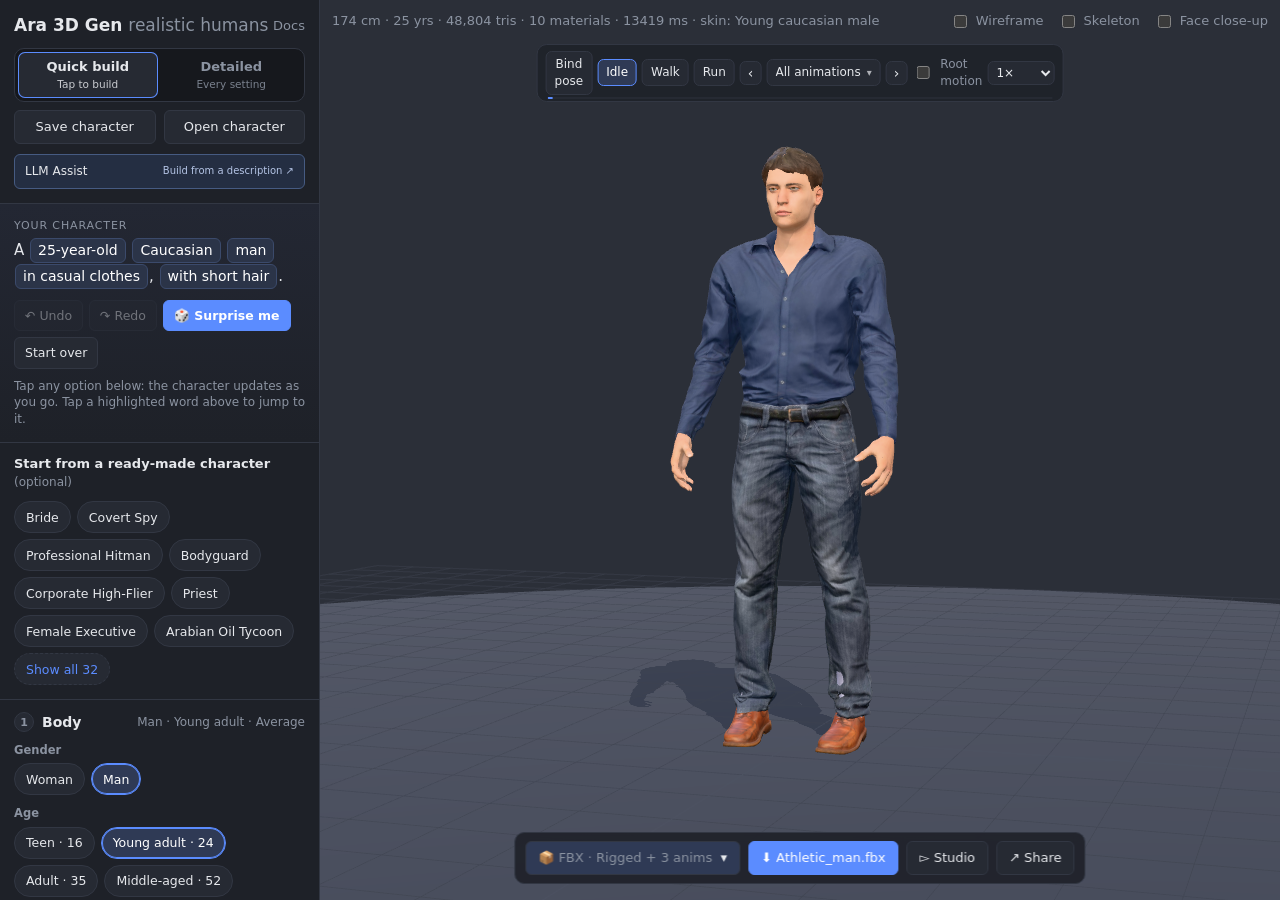
<file: character/app/index.html>
<!doctype html>
<html lang="en">
  <head>
    <meta charset="UTF-8" />
    <meta name="viewport" content="width=device-width, initial-scale=1.0" />
    <title>3D Character Creator | Ara 3D Gen</title>
    <meta name="description" content="Make a realistic 3D character in your browser: body, clothes, hair, tattoos, weapons and 77 animations. Export rigged GLB, FBX or OBJ free." />
    <link rel="canonical" href="https://ara3dgen.com/app/" />
    <link rel="icon" href="/favicon.ico" sizes="48x48" />
    <link rel="icon" href="/favicon.svg" type="image/svg+xml" />
    <link rel="apple-touch-icon" href="/apple-touch-icon.png" />
    <link rel="manifest" href="/site.webmanifest" />

    <meta name="theme-color" content="#16181d" />
    <!-- Link previews for shared characters (links point here). -->
    <meta property="og:type" content="website" />
    <meta property="og:site_name" content="Ara 3D Gen" />
    <meta property="og:title" content="I made a 3D character on Ara 3D Gen. Make yours free." />
    <meta property="og:description" content="Open this link to see the character, tweak it and export it rigged and animated for any game engine." />
    <meta property="og:image" content="https://ara3dgen.com/og.jpg" />
    <meta property="og:image:width" content="1200" />
    <meta property="og:image:height" content="630" />
    <meta name="twitter:card" content="summary_large_image" />
    <meta name="twitter:title" content="I made a 3D character on Ara 3D Gen. Make yours free." />
    <meta name="twitter:description" content="Open this link to see the character, tweak it and export it rigged and animated for any game engine." />
    <meta name="twitter:image" content="https://ara3dgen.com/og.jpg" />
    <script type="module" crossorigin src="../assets/app-CBpLVbjd.js"></script>
    <link rel="modulepreload" crossorigin href="../assets/export-B-SGxvLc.js">
    <link rel="stylesheet" crossorigin href="../assets/app-D9_DF48t.css">
  </head>
  <body>
    <aside id="panel">
      <header>
        <h1><a href="../" title="Ara 3D Gen home">Ara 3D Gen</a> <span>realistic humans</span> <a class="hdr-docs" href="../docs/" title="Documentation">Docs</a></h1>
        <div class="row detailed-only">
          <select id="preset"></select>
          <button id="randomize" title="Random character">🎲 Randomize</button>
        </div>
        <div class="row detailed-only">
          <label class="grow">Name <input id="name" type="text" /></label>
          <label>Seed <input id="seed" type="number" min="0" step="1" /></label>
        </div>
        <div class="character-files" role="group" aria-label="Character settings"><button id="save-character" title="Download this character’s editable settings">Save character</button><button id="open-character" title="Open saved character settings">Open character</button><input id="character-settings-file" type="file" accept=".json,application/json" hidden /></div><p id="character-file-status" class="hint" role="status"></p>
        <button id="character-assist-btn" title="Create a character with a JSON from your AI assistant">LLM Assist <span>Build from a description ↗</span></button>
      </header>
      <div id="controls"></div>
    </aside>
    <main>
      <canvas id="viewport"></canvas>
      <div id="loading"><span class="spin"></span><span id="loading-text">Loading character assets…</span></div>
      <div id="busy-bar"></div>
      <div id="stats"></div>
      <div id="status" aria-live="polite"><span class="spin"></span><span id="status-text"></span></div>
      <div id="view-tools">
        <label><input type="checkbox" id="wireframe" /> Wireframe</label>
        <label><input type="checkbox" id="skeleton" /> Skeleton</label>
        <label><input type="checkbox" id="face" /> Face close-up</label>
      </div>
      <div id="anim-bar"></div>
      <div id="export-panel" hidden></div>
      <div id="export">
        <button id="cafe-use" class="primary" hidden>Dùng nhân vật trong quán</button>
        <button id="export-summary" title="Choose what to export">📦 <span id="export-summary-text">Export</span> ▾</button>
        <button id="export-go" class="primary">⬇ Download</button>
        <button id="studio-btn" title="Make a short film with this character">▻ Studio</button>
        <button id="share-btn" title="Share this character">↗ Share</button>
      </div>
    </main>
  </body>
</html>
</file>
<file: character/assets/app-D9_DF48t.css>
:root{--bg:#16181d;--panel:#1e2128;--panel-2:#262a33;--text:#e6e8ec;--muted:#8b93a1;--accent:#5b8cff;--border:#323743;--lightningcss-light: ;--lightningcss-dark:initial;color-scheme:dark;font:13px/1.4 system-ui,-apple-system,Segoe UI,sans-serif}*{box-sizing:border-box}html,body{background:var(--bg);height:100%;color:var(--text);margin:0}body{display:flex;overflow:hidden}#panel{background:var(--panel);border-right:1px solid var(--border);flex:none;width:320px;height:100%;overflow-y:auto}#panel header{border-bottom:1px solid var(--border);background:var(--panel);z-index:1;padding:14px;position:sticky;top:0}h1{margin:0 0 10px;font-size:17px}h1 span{color:var(--muted);font-weight:400}h1 a{color:inherit;text-decoration:none}h1 a:hover{color:var(--accent)}.row{align-items:end;gap:8px;margin-top:8px;display:flex}.row>*{flex:1}.grow{flex:2}.character-files{grid-template-columns:1fr 1fr;gap:8px;margin-top:8px;display:grid}.character-files button{min-width:0}#character-file-status{overflow-wrap:anywhere;margin:6px 0 0}#character-file-status:empty{display:none}details{border-bottom:1px solid var(--border)}summary{cursor:pointer;-webkit-user-select:none;user-select:none;padding:10px 14px;font-weight:600}details>div{gap:8px;padding:0 14px 12px;display:grid}.ctl{grid-template-columns:96px 1fr 44px;align-items:center;gap:8px;display:grid}.ctl>span:first-child{color:var(--muted)}.ctl output{text-align:right;color:var(--muted);font-variant-numeric:tabular-nums}.ctl.wide{grid-template-columns:96px 1fr}label{color:var(--muted);flex-direction:column;gap:3px;display:flex}input[type=text],input[type=number],select{background:var(--panel-2);width:100%;color:var(--text);border:1px solid var(--border);font:inherit;border-radius:6px;padding:6px 8px}input[type=range]{width:100%;accent-color:var(--accent)}input[type=color]{border:1px solid var(--border);background:var(--panel-2);border-radius:6px;width:100%;height:26px;padding:2px}input[type=checkbox]{accent-color:var(--accent);justify-self:start}button{background:var(--panel-2);color:var(--text);border:1px solid var(--border);font:inherit;cursor:pointer;border-radius:6px;padding:7px 12px}button:hover{border-color:var(--accent)}button.primary{background:var(--accent);border-color:var(--accent);color:#fff}main{flex:1;min-width:0;position:relative}#viewport{width:100%;height:100%;display:block}#stats{color:var(--muted);font-variant-numeric:tabular-nums;pointer-events:none;position:absolute;top:12px;left:12px}#view-tools{gap:14px;display:flex;position:absolute;top:12px;right:12px}#view-tools label{flex-direction:row;align-items:center;gap:6px}#export{border:1px solid var(--border);-webkit-backdrop-filter:blur(6px);backdrop-filter:blur(6px);background:#1e2128e6;border-radius:10px;align-items:center;gap:8px;padding:8px 10px;display:flex;position:absolute;bottom:16px;left:50%;transform:translate(-50%)}#export span{color:var(--muted);margin-right:4px}@media (max-width:760px){body{flex-direction:column-reverse}#panel{border-right:0;border-top:1px solid var(--border);width:100%;height:45%}main{height:55%}#stats{display:none}#export{flex-wrap:wrap;justify-content:center;width:max-content;max-width:calc(100% - 20px)}#rig-pop{bottom:112px}}.picker{grid-template-columns:repeat(auto-fill,minmax(62px,1fr));gap:6px;display:grid}.picker button{aspect-ratio:1;color:var(--muted);border-width:2px;justify-content:center;align-items:center;padding:0;font-size:11px;display:flex;position:relative;overflow:hidden}.picker button img{object-fit:cover;width:100%;height:100%;display:block}.picker button.on{border-color:var(--accent)}.picker button span.cap{color:#fff;white-space:nowrap;text-overflow:ellipsis;background:#0000008c;padding:1px 3px;font-size:10px;position:absolute;bottom:0;left:0;right:0;overflow:hidden}.sub{color:var(--text);text-transform:capitalize;margin-top:6px;font-weight:600}.hint{color:var(--muted);font-size:12px}#loading{color:var(--muted);background:var(--bg);z-index:5;justify-content:center;align-items:center;gap:12px;font-size:15px;transition:opacity .35s,visibility 0s linear .35s;display:flex;position:absolute;inset:0}#loading .spin{width:18px;height:18px}#export button[disabled]{cursor:progress}#loading[hidden]{opacity:0;visibility:hidden;pointer-events:none;display:flex}@property --p{syntax:"<percentage>";inherits:false;initial-value:0%}@keyframes spin{to{transform:rotate(360deg)}}@keyframes shimmer{0%{transform:translate(-100%)}to{transform:translate(350%)}}@keyframes fade-in{0%{opacity:0;transform:translateY(2px)}to{opacity:1;transform:none}}.spin{border:2px solid #ffffff2e;border-top-color:var(--accent);border-radius:50%;flex:none;width:12px;height:12px;animation:.75s linear infinite spin;display:inline-block}#status{z-index:3;color:var(--text);border:1px solid var(--border);-webkit-backdrop-filter:blur(6px);backdrop-filter:blur(6px);pointer-events:none;opacity:0;background:#1e2128d1;border-radius:999px;align-items:center;gap:8px;padding:5px 12px 5px 9px;font-size:12px;transition:opacity .22s,transform .22s;display:flex;position:absolute;top:36px;left:12px;transform:translateY(-4px);box-shadow:0 4px 16px #00000040}#status.show{opacity:1;transform:none}#status-text.swap{animation:.2s fade-in}#busy-bar{z-index:4;opacity:0;pointer-events:none;height:2px;transition:opacity .3s;position:absolute;top:0;left:0;right:0;overflow:hidden}#busy-bar.show{opacity:1}#busy-bar:after{content:"";background:linear-gradient(90deg, transparent, var(--accent), transparent);width:30%;animation:1.2s ease-in-out infinite shimmer;position:absolute;inset:0}#export button.busy,.xp-go.busy{color:#fff;opacity:1;background:linear-gradient(90deg, var(--accent) var(--p), #2c3a60 var(--p));align-items:center;gap:8px;transition:--p .3s;display:inline-flex}#export button.done,.xp-go.done{color:#fff;background:#2e8a57;border-color:#2e8a57;align-items:center;gap:8px;display:inline-flex}#export button.failed,.xp-go.failed{color:#fff;background:#a33a3a;border-color:#a33a3a;align-items:center;gap:8px;display:inline-flex}#export button .lbl,.xp-go .lbl{color:inherit;text-overflow:ellipsis;margin:0;animation:.2s fade-in;overflow:hidden}#export button .ico,.xp-go .ico{color:inherit;margin:0;font-weight:700}#export button .spin,.xp-go .spin{border-top-color:#fff;margin:0}@media (prefers-reduced-motion:reduce){.spin{animation-duration:2s}#busy-bar:after{opacity:.6;width:100%;animation:none}}label.acc{color:var(--text);flex-direction:row;align-items:center;gap:8px}.style-box{border-left:2px solid var(--border);gap:6px;padding-left:10px;display:grid}.style-box:empty{display:none}.pieces{gap:8px;display:grid}.pose-buttons{flex-wrap:wrap;gap:6px;display:flex}.pose-buttons button{padding:5px 9px;font-size:12px}.pose-buttons button.on{border-color:var(--accent);color:#fff}.rig-status{color:#7fd38b;font-size:12px}#anim-bar{border:1px solid var(--border);background:#1e2128d9;border-radius:10px;flex-wrap:wrap;justify-content:center;align-items:center;gap:5px;max-width:calc(100% - 24px);padding:6px 8px;display:flex;position:absolute;top:44px;left:50%;transform:translate(-50%)}#anim-bar button{padding:4px 8px;font-size:12px}#anim-bar button.on{border-color:var(--accent);color:#fff;background:#2f3a55}#anim-bar select{width:auto;padding:3px 4px;font-size:12px}#anim-bar .anim-step{padding:4px 7px;font-size:14px;line-height:1}#anim-bar .anim-browse{align-items:center;gap:6px;max-width:220px;display:inline-flex}#anim-bar .anim-browse>span:first-child{text-overflow:ellipsis;white-space:nowrap;overflow:hidden}#anim-bar .anim-browse .caret{opacity:.7;font-size:10px}.anim-progress{background:var(--panel-2);border-radius:2px;flex-basis:100%;height:3px;overflow:hidden}.anim-progress>div{background:var(--accent);width:0;height:100%}#rig-pop{z-index:6;background:var(--panel);border:1px solid var(--accent);border-radius:10px;gap:8px;width:380px;max-width:calc(100% - 24px);padding:12px;display:grid;position:absolute;bottom:74px;left:50%;transform:translate(-50%);box-shadow:0 10px 30px #00000073}#rig-pop[hidden]{display:none}#rig-btn{background:#2f3a55}#export,#export button{white-space:nowrap}#export-panel{z-index:7;background:var(--panel);border:1px solid var(--border);border-radius:12px;flex-direction:column;gap:9px;width:420px;max-width:calc(100% - 24px);padding:14px;display:flex;position:absolute;top:12px;bottom:70px;right:12px;overflow-y:auto;box-shadow:0 12px 40px #00000080}#export-panel[hidden]{display:none}.xp-title{justify-content:space-between;align-items:center;font-size:16px;font-weight:700;display:flex}.xp-close{padding:2px 8px}.xp-h{color:var(--accent);text-transform:uppercase;letter-spacing:.04em;margin-top:6px;font-size:12px;font-weight:700}.xp-cards{gap:6px;display:grid}.xp-card{text-align:left;gap:2px;padding:8px 10px;display:grid}.xp-card span{color:var(--muted);font-size:12px}.xp-card.on{border-color:var(--accent);background:#26304a}.xp-row{flex-wrap:wrap;align-items:center;gap:6px;display:flex}.seg{padding:6px 10px}.seg.on{border-color:var(--accent);color:#fff;background:#26304a}.seg[disabled]{opacity:.4;cursor:not-allowed}button.mini{padding:2px 7px;font-size:11px}.xp-cat{color:var(--muted);margin-top:2px;font-size:11px}.xp-clips{grid-template-columns:1fr 1fr;gap:4px 10px;display:grid}.xp-clip{color:var(--text);flex-direction:row;align-items:center;gap:6px}.xp-clip span{flex:1}.xp-clip small{color:var(--muted);font-size:10px}.xp-download{justify-content:space-between;align-items:baseline;gap:8px;display:flex}.xp-download b{word-break:break-all}.xp-files{gap:5px;margin:0;padding:0;list-style:none;display:grid}.xp-files li{background:var(--panel-2);border-radius:6px;gap:1px;padding:6px 8px;display:grid}.xp-files li.meta{opacity:.6;padding:3px 8px}.xp-files code{color:#fff;font-size:12px}.xp-files span{color:var(--muted);font-size:11px}.xp-note{color:#f0c674;font-size:12px}.xp-go{margin-top:4px;padding:9px}#export-summary{background:#2f3a55}#export-go{text-overflow:ellipsis;max-width:260px;overflow:hidden}.acc.rm{color:var(--muted);font-size:12px}#anim-bar select.on{border-color:var(--accent);color:#fff}#anim-pop{z-index:7;-webkit-backdrop-filter:blur(6px);backdrop-filter:blur(6px);border-left:1px solid var(--border);visibility:hidden;background:#1e2128f0;flex-direction:column;gap:8px;width:min(330px,86%);padding:12px 10px 10px;transition:transform .32s cubic-bezier(.2,.8,.2,1),visibility 0s linear .32s;display:flex;position:absolute;top:0;bottom:0;right:0;transform:translate(104%);box-shadow:-14px 0 34px #00000059}#anim-pop.open{visibility:visible;transition:transform .32s cubic-bezier(.2,.8,.2,1);transform:none}main:has(#export-panel:not([hidden])) #anim-pop{right:444px}main:has(#anim-pop.open) #anim-bar{max-width:calc(100% - min(330px,86%) - 24px);transition:left .32s;left:calc(50% - min(330px,86%)/2)}.anim-pop-head{flex:none;align-items:center;gap:8px;display:flex}.anim-pop-title{margin-right:auto;font-size:13px;font-weight:600}.anim-search{flex:none;width:100%;padding:7px 10px;font-size:13px}.anim-close{padding:2px 10px;font-size:18px;line-height:1}.anim-tabs{flex-wrap:wrap;flex:none;gap:4px;display:flex}.anim-tab{white-space:nowrap;border-radius:999px;padding:3px 8px;font-size:11.5px}.anim-tab .n{color:var(--muted);margin-left:4px;font-size:10.5px}.anim-tab.on{border-color:var(--accent);color:#fff;background:#2f3a55}.anim-grid{flex:1;grid-template-columns:repeat(auto-fill,minmax(140px,1fr));align-content:start;gap:5px;min-height:0;padding-right:2px;display:grid;overflow-y:auto}.anim-group{text-transform:uppercase;letter-spacing:.06em;color:var(--muted);grid-column:1/-1;margin:8px 2px 0;font-size:11px}.anim-group:first-child{margin-top:0}.anim-clip{text-align:left;justify-content:space-between;align-items:center;gap:6px;padding:6px 9px;font-size:12px;display:flex}.anim-clip>span:first-child{text-overflow:ellipsis;white-space:nowrap;overflow:hidden}.anim-clip .loop{color:var(--muted);font-size:12px}.anim-clip.on{border-color:var(--accent);color:#fff;background:#2f3a55}@media (prefers-reduced-motion:reduce){#anim-pop,#anim-pop.open{transition:none}}@media (max-width:640px){.anim-grid{grid-template-columns:repeat(auto-fill,minmax(120px,1fr))}#anim-bar .anim-browse{max-width:140px}}#anim-bar{flex-wrap:nowrap}#anim-bar .anim-progress{flex-basis:auto;height:2px;position:absolute;bottom:2px;left:10px;right:10px}main:has(#export-panel:not([hidden])) #anim-bar{max-width:calc(100% - 468px);left:calc(50% - 222px)}button.xp-cat{text-align:left;cursor:pointer;background:0 0;border:0;padding:2px 0}button.xp-cat:hover{color:var(--text)}.pieces.inactive>:not(.hint:first-child){opacity:.55;transition:opacity .2s}.pieces.inactive>:hover{opacity:1}.share-modal{border:1px solid var(--border);background:var(--panel);width:min(640px,94vw);max-height:94vh;color:var(--text);border-radius:18px;padding:20px 22px 22px;overflow-y:auto;box-shadow:0 30px 80px #0009}.share-modal::backdrop{-webkit-backdrop-filter:blur(3px);backdrop-filter:blur(3px);background:#06080cb3}.share-head{justify-content:space-between;align-items:center;margin-bottom:14px;font-size:16px;display:flex}.share-close{border-radius:50%;width:32px;height:32px;padding:0}.share-preview{border:1px solid var(--border);border-radius:12px;width:100%;display:block}.share-label{color:var(--muted);margin:14px 0 6px;font-size:12px;display:block}.share-caption,.share-link{background:var(--panel-2);width:100%;color:var(--text);border:1px solid var(--border);font:inherit;resize:vertical;border-radius:10px;padding:10px 12px}.share-link{color:var(--muted);font-size:12px}.share-nets{flex-wrap:wrap;gap:8px;margin-top:16px;display:flex}.share-net,.share-action{border:1px solid var(--border);background:var(--panel-2);color:var(--text);cursor:pointer;border-radius:10px;justify-content:center;align-items:center;padding:9px 14px;font-size:13px;font-weight:600;text-decoration:none;display:inline-flex}.share-net:hover,.share-action:hover{border-color:var(--accent)}.net-x{background:#000;border-color:#333}.net-facebook{background:#1877f2;border-color:#1877f2}.net-linkedin{background:#0a66c2;border-color:#0a66c2}.net-whatsapp{background:#1fa855;border-color:#1fa855}.net-reddit{background:#ff4500;border-color:#ff4500}.net-telegram{background:#229ed9;border-color:#229ed9}.share-native{width:100%;padding:11px;font-size:14px}.share-actions{flex-wrap:wrap;gap:8px;margin-top:10px;display:flex}.share-hint{color:var(--muted);margin-top:12px;font-size:12px}.share-note{text-align:center;color:#fff;opacity:0;background:#2e8a57;border-radius:10px;margin-top:10px;padding:8px 12px;font-size:13px;transition:opacity .2s;position:sticky;bottom:0}.share-note.on{opacity:1}#panel header h1 .hdr-docs{float:right;color:var(--muted);margin-top:3px;font-size:13px;font-weight:500;text-decoration:none}#panel header h1 .hdr-docs:hover{color:var(--text)}.mode-switch{background:var(--bg);border:1px solid var(--border);border-radius:10px;grid-template-columns:1fr 1fr;gap:4px;margin-top:2px;padding:3px;display:grid}.mode-switch button{text-align:center;color:var(--muted);background:0 0;border:0;border-radius:7px;gap:1px;padding:6px 8px;display:grid}.mode-switch button b{color:inherit;font-size:13px;font-weight:600}.mode-switch button span{opacity:.85;white-space:nowrap;text-overflow:ellipsis;font-size:10.5px;overflow:hidden}.mode-switch button.on{background:var(--panel-2);color:var(--text);box-shadow:inset 0 0 0 1px var(--accent)}.mode-switch button:not(.on):hover{color:var(--text)}body[data-mode=quick] #panel header .detailed-only,body[data-mode=quick] #controls,body:not([data-mode=quick]) #quick{display:none}#quick{padding:0 0 18px}.qb-summary{border-bottom:1px solid var(--border);background:linear-gradient(180deg, #232733, var(--panel));padding:14px}.qb-kicker{text-transform:uppercase;letter-spacing:.08em;color:var(--muted);margin-bottom:4px;font-size:11px}.qb-sentence{margin:0 0 10px;font-size:15px;line-height:1.75}.qb-chip{font:inherit;color:#fff;cursor:pointer;background:#2b3448;border:1px solid #3b4a6b;border-radius:6px;margin:0 1px;padding:1px 7px;font-size:14px;line-height:1.5}.qb-chip:hover,.qb-chip:focus-visible{border-color:var(--accent);background:#31406a}.qb-actions{flex-wrap:wrap;gap:6px;display:flex}.qb-act{padding:6px 10px;font-size:12.5px}.qb-act[disabled]{opacity:.4;cursor:default;border-color:var(--border)}.qb-act.primary{background:var(--accent);border-color:var(--accent);color:#fff;font-weight:600}.qb-hint{color:var(--muted);margin-top:9px;font-size:12px}.qb-step{border-bottom:1px solid var(--border);gap:10px;padding:12px 14px 14px;scroll-margin-top:150px;display:grid}.qb-head{align-items:center;gap:8px;display:flex}.qb-opt-tag{color:var(--muted);font-size:12px;font-weight:400}.qb-step h2{margin:0;font-size:14px;font-weight:650}.qb-num{background:var(--panel-2);border:1px solid var(--border);width:20px;height:20px;color:var(--muted);border-radius:50%;flex:none;place-items:center;font-size:11px;font-weight:700;display:grid}.qb-num.done{color:#fff;background:#2e8a57;border-color:#2e8a57}.qb-now{color:var(--muted);text-align:right;white-space:nowrap;text-overflow:ellipsis;max-width:60%;margin-left:auto;font-size:12px;overflow:hidden}.qb-step.flash,#controls>details.flash{animation:1.2s qb-flash}@keyframes qb-flash{0%,40%{background:#26304a}to{background:0 0}}.qb-row{gap:5px;display:grid}.qb-label{color:var(--muted);font-size:11.5px;font-weight:600}.qb-note{color:var(--muted);font-size:11.5px}.qb-own{background:var(--panel-2);color:var(--text);border-radius:8px;padding:7px 9px}.qb-opts{flex-wrap:wrap;gap:6px;display:flex}.qb-opt{text-align:left;border-radius:999px;align-items:center;gap:6px;min-height:32px;padding:5px 11px;font-size:12.5px;line-height:1.2;display:inline-flex;position:relative}.qb-opt.on{border-color:var(--accent);color:#fff;box-shadow:inset 0 0 0 1px var(--accent);background:#2f3a55}.qb-opt.blocked{opacity:.42;cursor:help;border-style:dashed}.qb-opt.blocked:hover{opacity:.7;border-color:var(--border)}.qb-opt:focus-visible{outline:2px solid var(--accent);outline-offset:2px}.qb-more{color:var(--accent);border-style:dashed}.qb-thumbs{grid-template-columns:repeat(auto-fill,minmax(92px,1fr));gap:6px;display:grid}.qb-thumbs .qb-opt{text-align:center;border-radius:10px;flex-direction:column;justify-content:flex-start;gap:3px;min-height:0;padding:5px 4px 6px;font-size:11.5px}.qb-thumbs .qb-opt img{object-fit:cover;background:#1b1e25;border-radius:6px;width:54px;height:54px}.qb-thumbs .qb-opt img:not([src*=\/hair-]){height:72px}.qb-swatches{gap:7px}.qb-swatches .qb-opt{border:2px solid var(--border);background:var(--panel-2);cursor:pointer;border-radius:50%;justify-content:center;width:30px;height:30px;min-height:0;padding:0}.qb-swatches .qb-opt.text{border-radius:999px;width:auto;padding:0 10px}.qb-sw{background:var(--sw,transparent);border-radius:50%;width:20px;height:20px;box-shadow:inset 0 0 0 1px #ffffff2e}.qb-swatches .qb-opt.text .qb-sw{display:none}.qb-sw-label{font-size:12px}.qb-swatches .qb-custom{width:auto;height:30px;color:var(--text);border-radius:999px;gap:6px;padding:0 11px 0 4px;font-size:12px;display:inline-flex}.qb-custom .qb-sw.rainbow{background:conic-gradient(#ff5a5a,#ffd24a,#55d66b,#4ac8ff,#6a5cff,#ff5ad2,#ff5a5a)}.qb-custom-wrap{display:inline-flex;position:relative}.qb-color-input{opacity:0;pointer-events:none;border:0;width:100%;height:1px;padding:0;position:absolute;bottom:0;left:0}.qb-swatches .qb-opt.on{box-shadow:0 0 0 2px var(--accent);background:var(--panel-2);border-color:#fff}.qb-swatches .qb-opt.blocked{border-style:dashed}.qb-swatches .qb-opt.blocked .qb-sw{background:linear-gradient(135deg, transparent 45%, #c44 45%, #c44 55%, transparent 55%), var(--sw,transparent)}.qb-fine{color:var(--accent);background:0 0;border:0;justify-self:start;padding:2px 0;font-size:12px}.qb-fine:hover{text-decoration:underline}.qb-ready h2{font-size:13px}.qb-done{color:var(--muted);gap:10px;padding:14px;display:grid}.qb-done p{margin:0;font-size:12.5px}.qb-done button{justify-self:start}.qb-toast{z-index:3;color:#fff;opacity:0;pointer-events:none;background:#2b3448;border:1px solid #3b4a6b;border-radius:10px;margin:0 12px;padding:10px 12px;font-size:12.5px;line-height:1.45;transition:opacity .2s,transform .2s;position:sticky;bottom:12px;transform:translateY(8px);box-shadow:0 8px 24px #0006}.qb-toast[data-kind=why]{background:#3d3424;border-color:#6b5a33}.qb-toast.show{opacity:1;transform:none}@media (prefers-reduced-motion:reduce){.qb-step.flash,#controls>details.flash{animation:none}.qb-toast{transition:none}}@media (max-width:760px){.qb-sentence{font-size:14px}.qb-step{scroll-margin-top:120px}.mode-switch button span{display:none}}#character-assist-btn{background:#242e42;border-color:#465b82;justify-content:space-between;align-items:center;width:100%;margin-top:10px;padding:8px 10px;font-size:12px;display:flex}#character-assist-btn span{color:#b4c4e5;font-size:10px}dialog.ai-assist{--ai-bg:#1e2128;--ai-field:#16181d;--ai-raised:#262a33;--ai-line:#353a46;--ai-text:#e6e8ec;--ai-muted:#959dab;--ai-accent:#5b8cff;--ai-accent-hover:#7aa2ff;--ai-on-accent:#fff;--ai-ok:#8fd19e;--ai-bad:#f0a493;--ai-title:600 26px/1.2 system-ui, -apple-system, "Segoe UI", sans-serif;border:1px solid var(--ai-line);background:var(--ai-bg);width:min(1000px,100vw - 28px);max-height:92dvh;color:var(--ai-text);border-radius:16px;padding:26px 28px 24px;font:13px/1.5 system-ui,-apple-system,Segoe UI,sans-serif;overflow:auto;box-shadow:0 24px 120px #0009}dialog.ai-assist::backdrop{-webkit-backdrop-filter:blur(6px);backdrop-filter:blur(6px);background:#080b11bb}.ai-assist *{box-sizing:border-box}.ai-assist .sr-only{clip:rect(0 0 0 0);white-space:nowrap;width:1px;height:1px;position:absolute;overflow:hidden}.ai-assist .ai-top{justify-content:space-between;align-items:center;gap:16px;display:flex}.ai-assist .ai-eyebrow{letter-spacing:.16em;color:var(--ai-accent);font-size:10px}.ai-assist h2{font:var(--ai-title);letter-spacing:-.02em;margin:10px 0 6px}.ai-assist .ai-intro{color:var(--ai-muted);max-width:62ch;margin:0;font-size:13px;line-height:1.6}.ai-assist .ai-grid{grid-template-columns:minmax(0,1fr) minmax(0,1fr);gap:28px;margin-top:22px;display:grid}.ai-assist .ai-col{flex-direction:column;min-width:0;display:flex}.ai-assist .ai-step{align-items:center;gap:10px;margin:0 0 10px;display:flex}.ai-assist .ai-col>.ai-step~.ai-step{margin-top:24px}.ai-assist .ai-step h3{margin:0;font-size:14px;font-weight:600}.ai-assist .ai-num{background:color-mix(in srgb, var(--ai-accent) 18%, transparent);width:22px;height:22px;color:var(--ai-accent);border-radius:50%;flex:none;place-items:center;font-size:11px;font-weight:700;display:inline-grid}.ai-assist textarea{border:1px solid var(--ai-line);background:var(--ai-field);width:100%;color:var(--ai-text);font:inherit;resize:vertical;border-radius:9px;padding:10px 12px;line-height:1.55}.ai-assist textarea::placeholder{color:color-mix(in srgb, var(--ai-muted) 75%, transparent)}.ai-assist .ai-brief{min-height:96px;font-size:14px}.ai-assist .ai-json,.ai-assist .ai-guide{tab-size:2;font:11.5px/1.6 ui-monospace,SFMono-Regular,Menlo,Consolas,monospace}.ai-assist .ai-json{flex:1;min-height:220px;max-height:44vh}.ai-assist .ai-json[aria-invalid=true]{border-color:color-mix(in srgb, var(--ai-bad) 60%, var(--ai-line))}.ai-assist textarea:focus-visible,.ai-assist input:focus-visible,.ai-assist button:focus-visible,.ai-assist a:focus-visible,.ai-assist summary:focus-visible{outline:2px solid var(--ai-accent);outline-offset:2px}.ai-assist .ai-row{flex-wrap:wrap;align-items:center;gap:8px;margin:10px 0;display:flex}.ai-assist .ai-btn{border:1px solid var(--ai-line);background:var(--ai-raised);border-radius:8px;justify-content:center;align-items:center;gap:8px;padding:8px 13px;font-size:12px;font-weight:550;display:inline-flex}.ai-assist .ai-btn:hover:not(:disabled){border-color:var(--ai-accent);background:var(--ai-raised)}.ai-assist .ai-btn.ai-primary{background:var(--ai-accent);border-color:var(--ai-accent);color:var(--ai-on-accent);font-weight:650}.ai-assist .ai-btn.ai-primary:hover:not(:disabled){background:var(--ai-accent-hover);border-color:var(--ai-accent-hover)}.ai-assist .ai-wide{width:100%;padding:11px 14px;font-size:13px}.ai-assist button:disabled{opacity:.4;cursor:default}.ai-assist .ai-link{color:var(--ai-accent);font:inherit;cursor:pointer;background:0 0;border:0;padding:4px 2px;font-size:12px}.ai-assist .ai-link:hover:not(:disabled){background:0 0;text-decoration:underline}.ai-assist .ai-icon{border:1px solid var(--ai-line);background:0 0;border-radius:9px;width:34px;height:34px;padding:0;font-size:14px}.ai-assist .ai-icon:hover{border-color:var(--ai-accent);background:0 0}.ai-assist a{color:var(--ai-accent)}.ai-assist .ai-check{color:var(--ai-text);cursor:pointer;flex-direction:row;align-items:flex-start;gap:8px;margin:10px 0 0;font-size:12px;display:flex}.ai-assist .ai-check input{accent-color:var(--ai-accent);flex:none;margin:3px 0 0}.ai-assist .ai-pane{padding-top:12px}.ai-assist .ai-howto{color:var(--ai-muted);margin:0 0 4px;padding-left:18px;font-size:12px;line-height:1.6}.ai-assist .ai-howto li{margin:0 0 4px}.ai-assist .ai-howto b{color:var(--ai-text);font-weight:600}.ai-assist details{color:var(--ai-muted);background:0 0;border:0;margin-top:6px;padding:0;font-size:12px}.ai-assist summary{cursor:pointer;color:var(--ai-muted);padding:0;font-weight:400}.ai-assist .ai-guide{margin-top:8px}.ai-assist .ai-note{color:var(--ai-muted);overflow-wrap:anywhere;margin:6px 0;font-size:11.5px;line-height:1.6}.ai-assist .ai-note:empty{display:none}.ai-assist .ai-note.bad{color:var(--ai-bad)}.ai-assist .ai-result{border:1px dashed var(--ai-line);border-radius:10px;min-height:52px;margin:12px 0;padding:12px 14px}.ai-assist .ai-result.ok{border:1px solid color-mix(in srgb, var(--ai-ok) 40%, var(--ai-line));background:color-mix(in srgb, var(--ai-ok) 7%, transparent)}.ai-assist .ai-result.error{border:1px solid color-mix(in srgb, var(--ai-bad) 45%, var(--ai-line));background:color-mix(in srgb, var(--ai-bad) 7%, transparent)}.ai-assist .ai-result .ai-row{margin-bottom:2px}.ai-assist .ai-result-title{align-items:center;gap:7px;margin:0 0 4px;font-size:12px;font-weight:650;display:flex}.ai-assist .ok .ai-result-title{color:var(--ai-ok)}.ai-assist .error .ai-result-title{color:var(--ai-bad)}.ai-assist .ai-result-title span{width:17px;height:17px;color:var(--ai-bg);border-radius:50%;place-items:center;font-size:10px;font-weight:800;display:inline-grid}.ai-assist .ok .ai-result-title span{background:var(--ai-ok)}.ai-assist .error .ai-result-title span{background:var(--ai-bad)}.ai-assist .ai-headline{margin:0 0 8px;font-size:13px;font-weight:600}.ai-assist .ai-error-text{overflow-wrap:anywhere;margin:0;font-size:12px;line-height:1.6}.ai-assist .ai-facts{flex-wrap:wrap;gap:6px;margin:0;padding:0;list-style:none;display:flex}.ai-assist .ai-facts li{background:var(--ai-raised);border:1px solid var(--ai-line);color:var(--ai-text);border-radius:999px;padding:2px 8px;font-size:11px}.ai-assist .ai-empty{margin:4px 0}.ai-assist .ai-build{margin-top:auto}.ai-assist .ai-review>.ai-note:last-child{margin-top:8px}@media (max-width:760px){dialog.ai-assist{padding:20px 18px}.ai-assist h2{font-size:23px}.ai-assist .ai-grid{grid-template-columns:1fr;gap:24px}.ai-assist .ai-review{border-top:1px solid var(--ai-line);padding-top:22px}.ai-assist .ai-json{min-height:180px}}.ai-assist .ai-preparation{border:1px solid var(--ai-line);background:var(--ai-raised);border-radius:8px;margin-bottom:10px;padding:10px 12px}.ai-assist .ai-preparation[hidden]{display:none}.ai-assist .ai-staging-notes{border-top:1px solid var(--ai-line);color:#d9b77d;margin-top:12px;padding-top:10px;font-size:12px;line-height:1.6}.ai-assist .ai-staging-notes ul{padding-left:18px}.ai-assist select{width:100%;color:var(--ai-text);background:var(--ai-raised);border:1px solid var(--ai-line);border-radius:6px;margin:5px 0 10px;padding:8px}.ai-assist select:focus-visible{outline:2px solid var(--ai-accent);outline-offset:2px}.ai-assist .ai-reference-label{margin-bottom:7px;font-size:12px;font-weight:600;display:block}.ai-assist .ai-reference-selection{align-items:center;gap:10px;display:flex}.ai-assist .ai-reference-expand{border:1px solid var(--ai-line);cursor:zoom-in;background:var(--ai-field);border-radius:7px;flex:none;width:96px;height:60px;padding:0;overflow:hidden}.ai-assist .ai-reference-expand>img{object-fit:cover;width:100%;height:100%}.ai-assist .ai-reference-selection>div{min-width:0}.ai-assist .ai-reference-selected-label{color:var(--ai-muted);margin-bottom:3px;font-size:10px;display:block}.ai-assist .ai-reference-selection strong{font-size:13px;font-weight:600;line-height:1.4;display:block}.ai-assist .ai-reference-description{color:var(--ai-muted);margin:7px 0;font-size:11px;line-height:1.5}.ai-assist .ai-reference-filters{grid-template-columns:minmax(0,1fr) minmax(110px,.75fr);gap:7px;margin-top:10px;display:grid}.ai-assist .ai-reference-filters input,.ai-assist .ai-reference-filters select{width:100%;min-width:0;font:inherit;border:1px solid var(--ai-line);color:var(--ai-text);background:var(--ai-field);border-radius:6px;margin:0;padding:8px;font-size:11px}.ai-assist .ai-reference-strip-heading{color:var(--ai-muted);justify-content:space-between;align-items:center;gap:8px;margin:10px 0 6px;font-size:10px;display:flex}.ai-assist .ai-reference-strip-heading>div{gap:5px;display:flex}.ai-assist .ai-reference-strip-heading button{border:1px solid var(--ai-line);background:var(--ai-raised);color:var(--ai-text);cursor:pointer;border-radius:5px;padding:3px 9px}.ai-assist .ai-reference-gallery{overscroll-behavior-x:contain;scrollbar-width:thin;scroll-snap-type:x proximity;gap:9px;width:100%;padding:3px 2px 9px;display:flex;overflow:auto hidden}.ai-assist .ai-reference-card{border:1px solid var(--ai-line);text-align:left;background:var(--ai-field);min-width:0;color:var(--ai-text);cursor:zoom-in;scroll-snap-align:start;border-radius:7px;flex-direction:column;flex:0 0 154px;align-self:stretch;padding:0;display:flex;position:relative;overflow:hidden}.ai-assist .ai-reference-card>img{aspect-ratio:8/5;object-fit:cover;background:var(--ai-raised);width:100%;height:auto}.ai-assist .ai-reference-card-category{color:var(--ai-muted);text-transform:uppercase;letter-spacing:.06em;padding:6px 8px 2px;font-size:9px}.ai-assist .ai-reference-card-name{padding:0 8px 8px;font-size:11px;font-weight:550;line-height:1.35}.ai-assist .ai-reference-count{color:var(--ai-muted);margin:2px 0 6px;font-size:10px}.ai-assist .ai-reference-card:hover:not(:disabled),.ai-assist .ai-reference-card[aria-pressed=true]{border-color:var(--ai-accent)}.ai-assist .ai-reference-card[aria-pressed=true]{box-shadow:inset 0 0 0 1px var(--ai-accent)}.ai-assist .ai-reference-tick{background:var(--ai-accent);color:var(--ai-on-accent);text-align:center;border-radius:50%;width:19px;height:19px;font-size:11px;line-height:19px;display:none;position:absolute;top:6px;right:6px;box-shadow:0 1px 5px #0006}.ai-assist [aria-pressed=true]>.ai-reference-tick{display:block}.ai-assist .ai-reference-picker [hidden]{display:none}.ai-assist .ai-location-preview{background:var(--ai-bg);width:min(800px,100vw - 28px);max-width:calc(100vw - 28px);max-height:92dvh;color:var(--ai-text);border:1px solid var(--ai-line);border-radius:14px;padding:20px;overflow:auto;box-shadow:0 24px 100px #0009}.ai-assist .ai-location-preview::backdrop{-webkit-backdrop-filter:blur(5px);backdrop-filter:blur(5px);background:#080b11cc}.ai-assist .ai-location-preview-top{justify-content:space-between;align-items:start;gap:16px;display:flex}.ai-assist .ai-location-preview-top span{color:var(--ai-accent);text-transform:uppercase;letter-spacing:.1em;font-size:10px}.ai-assist .ai-location-preview h2{margin:5px 0 14px;font-size:23px}.ai-assist .ai-location-preview-top>button{border:1px solid var(--ai-line);color:var(--ai-text);background:var(--ai-raised);border-radius:6px;flex:none;padding:6px 10px}.ai-assist .ai-location-preview>img{aspect-ratio:8/5;object-fit:cover;background:var(--ai-field);border-radius:7px;width:100%;height:auto}.ai-assist .ai-location-preview>p{color:var(--ai-muted);margin:12px 0;font-size:12px;line-height:1.6}@media (max-width:420px){.ai-assist .ai-reference-card{flex-basis:140px}.ai-assist .ai-location-preview{padding:15px}}
</file>
